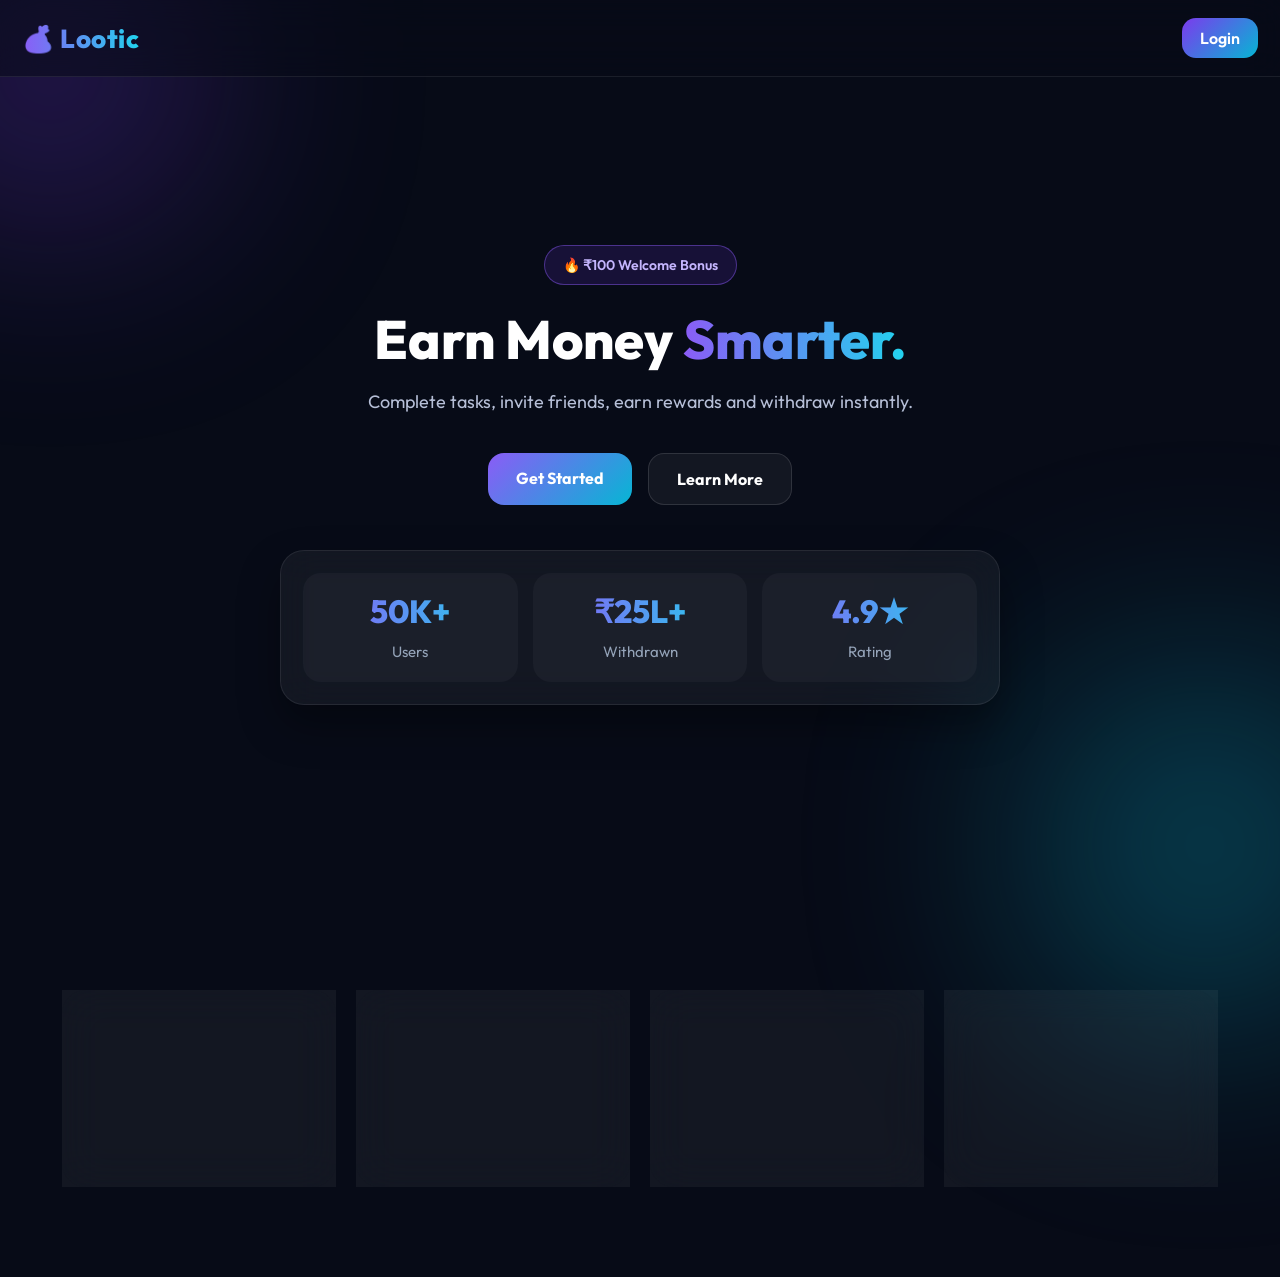
<file: index.html>
<!DOCTYPE html>
<html lang="en">
<head>
<meta charset="UTF-8">
<meta name="viewport" content="width=device-width, initial-scale=1.0">

<title>Lootic - Earn Money Smart</title>

<link href="https://fonts.googleapis.com/css2?family=Outfit:wght@300;400;500;600;700;800&display=swap" rel="stylesheet">

<link rel="stylesheet" href="index.css">
</head>
<body>

<!-- Background Glow -->
<div class="bg-glow glow1"></div>
<div class="bg-glow glow2"></div>

<!-- Navbar -->

<header class="navbar">

<div class="logo">
💰 Lootic
</div>

<a href="login.html" class="login-btn">
Login
</a>

</header>

<!-- Hero -->

<section class="hero">

<div class="badge">
🔥 ₹100 Welcome Bonus
</div>

<h1>
Earn Money
<span>Smarter.</span>
</h1>

<p>
Complete tasks, invite friends, earn rewards and withdraw instantly.
</p>

<div class="hero-buttons">

<a href="signup.html" class="btn primary">
Get Started
</a>

<a href="#features" class="btn secondary">
Learn More
</a>

</div>

<div class="hero-card">

<div class="stat">
<h2>50K+</h2>
<p>Users</p>
</div>

<div class="stat">
<h2>₹25L+</h2>
<p>Withdrawn</p>
</div>

<div class="stat">
<h2>4.9★</h2>
<p>Rating</p>
</div>

</div>

</section>

<!-- Features -->

<section id="features" class="features">

<div class="feature-card">
🎁
<h3>Daily Rewards</h3>
<p>Claim exciting rewards every day.</p>
</div>

<div class="feature-card">
👥
<h3>Refer & Earn</h3>
<p>Invite friends and earn bonuses.</p>
</div>

<div class="feature-card">
🎡
<h3>Lucky Spin</h3>
<p>Spin daily for extra rewards.</p>
</div>

<div class="feature-card">
💸
<h3>Fast Withdraw</h3>
<p>Secure and quick withdrawals.</p>
</div>

</section>

</body>
</html>
</file>
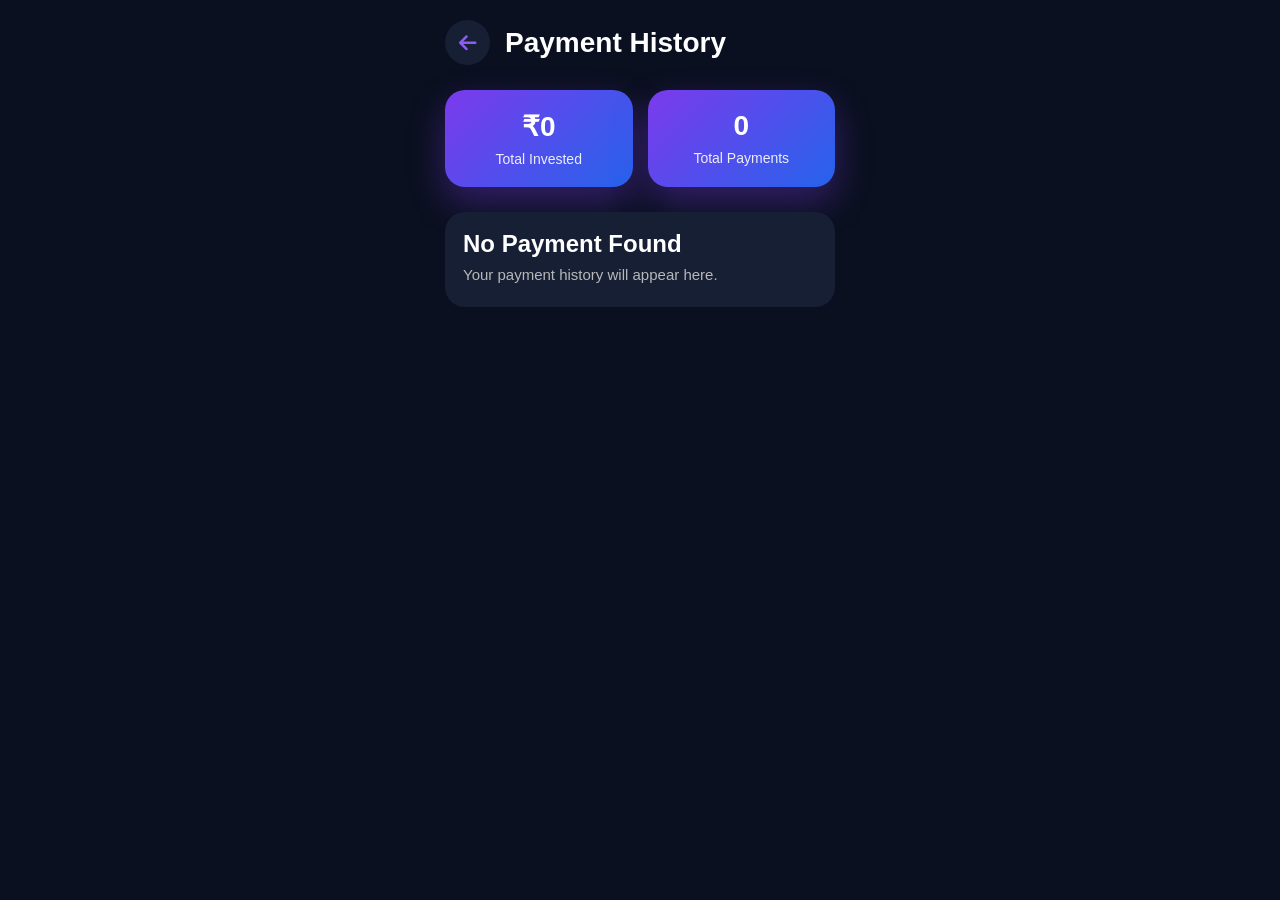
<file: history.html>
<!DOCTYPE html>
<html lang="en">
<head>
<meta charset="UTF-8">
<meta name="viewport" content="width=device-width, initial-scale=1.0">
<title>Payment History</title>

<link rel="stylesheet" href="history.css">

<link rel="stylesheet"
href="https://cdnjs.cloudflare.com/ajax/libs/font-awesome/6.5.2/css/all.min.css">

</head>
<body>

<div class="container">

    <!-- Header -->

    <div class="topbar">

        <a href="dashboard.html" class="back">
            <i class="fa-solid fa-arrow-left"></i>
        </a>

        <h2>Payment History</h2>

    </div>

    <!-- Total Card -->

    <div class="summary-card">

        <div class="box">
            <h3>₹0</h3>
            <p>Total Invested</p>
        </div>

        <div class="box">
            <h3>0</h3>
            <p>Total Payments</p>
        </div>

    </div>

    <!-- Payment List -->

    <div class="history-list">

        <!-- Pending -->

        <div class="history-card pending">

            <div class="left">

                <h3>₹700</h3>

                <p>UTR : 123456789012</p>

                <span>17 Jul 2026 • 09:30 PM</span>

            </div>

            <div class="status pending-text">

                <i class="fa-solid fa-clock"></i>

                Pending

            </div>

        </div>

        <!-- Approved -->

        <div class="history-card approved">

            <div class="left">

                <h3>₹550</h3>

                <p>UTR : 987654321234</p>

                <span>15 Jul 2026 • 04:10 PM</span>

            </div>

            <div class="status approved-text">

                <i class="fa-solid fa-circle-check"></i>

                Approved

            </div>

        </div>

        <!-- Rejected -->

        <div class="history-card rejected">

            <div class="left">

                <h3>₹300</h3>

                <p>UTR : 456123789654</p>

                <span>12 Jul 2026 • 07:20 PM</span>

            </div>

            <div class="status rejected-text">

                <i class="fa-solid fa-circle-xmark"></i>

                Rejected

            </div>

        </div>

    </div>

</div>

<script src="history.js"></script>

</body>
</html>
</file>
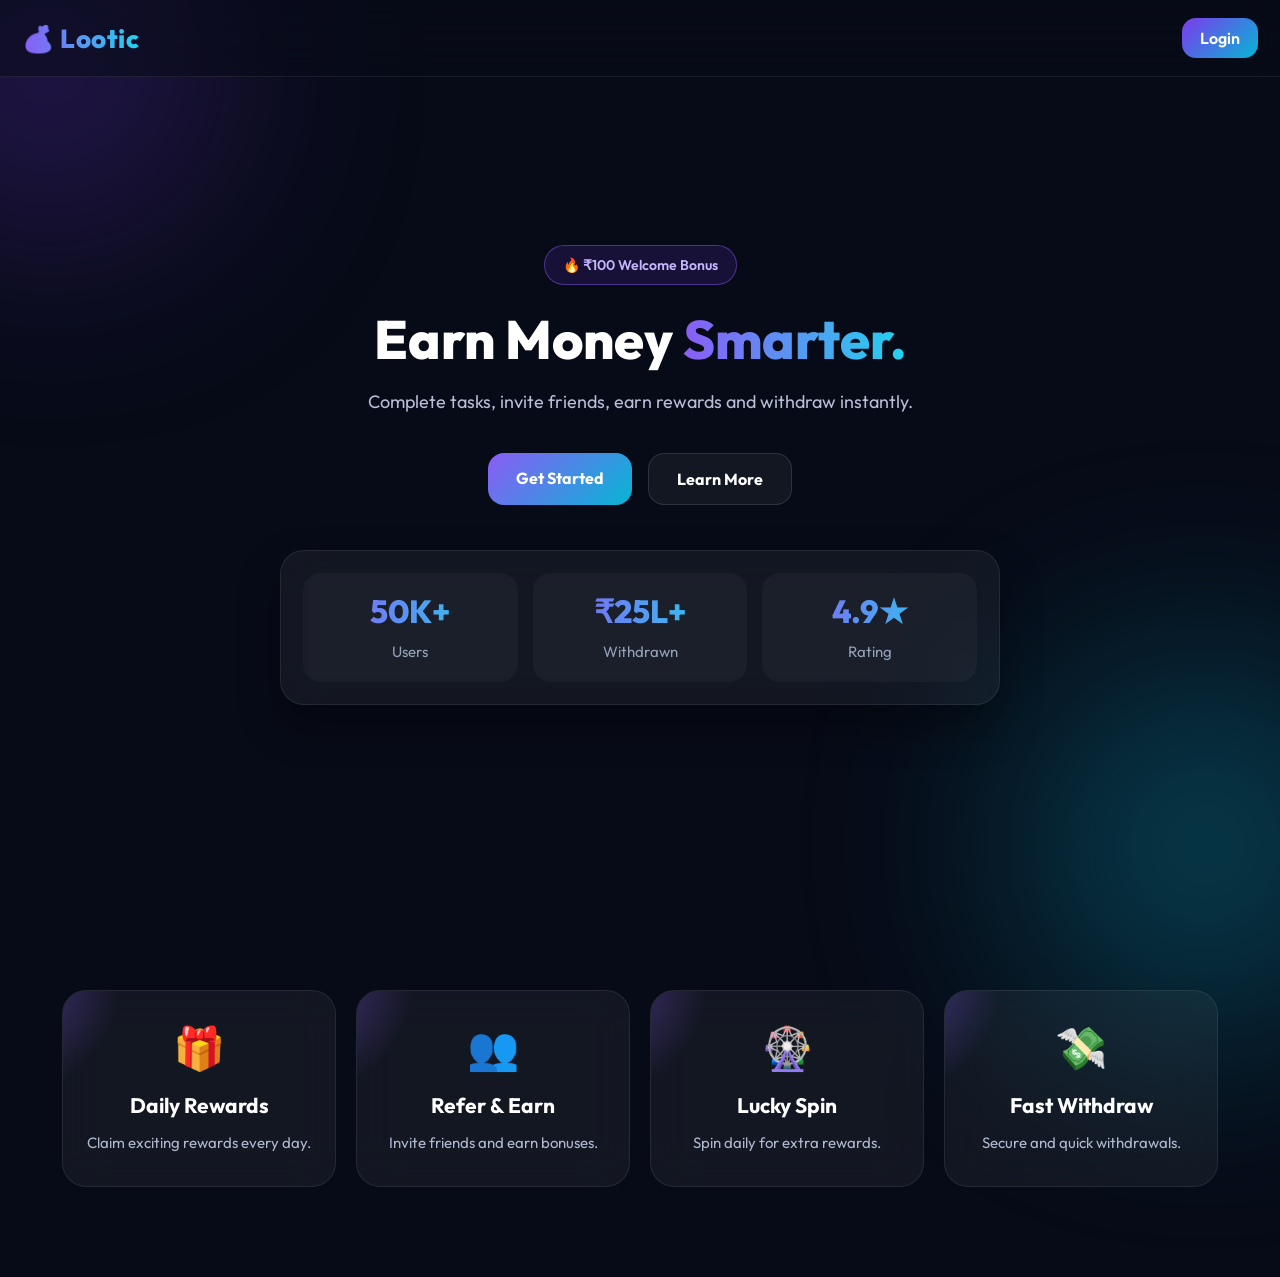
<file: index1.html>
<!DOCTYPE html>
<html lang="en">
<head>
<meta charset="UTF-8">
<meta name="viewport" content="width=device-width, initial-scale=1.0">

<title>Lootic - Earn Money Smart</title>

<link href="https://fonts.googleapis.com/css2?family=Outfit:wght@300;400;500;600;700;800&display=swap" rel="stylesheet">

<link rel="stylesheet" href="index.css">
</head>
<body>

<!-- Background Glow -->
<div class="bg-glow glow1"></div>
<div class="bg-glow glow2"></div>

<!-- Navbar -->

<header class="navbar">

<div class="logo">
💰 Lootic
</div>

<a href="login.html" class="login-btn">
Login
</a>

</header>

<!-- Hero -->

<section class="hero">

<div class="badge">
🔥 ₹100 Welcome Bonus
</div>

<h1>
Earn Money
<span>Smarter.</span>
</h1>

<p>
Complete tasks, invite friends, earn rewards and withdraw instantly.
</p>

<div class="hero-buttons">

<a href="signup.html" class="btn primary">
Get Started
</a>

<a href="#features" class="btn secondary">
Learn More
</a>

</div>

<div class="hero-card">

<div class="stat">
<h2>50K+</h2>
<p>Users</p>
</div>

<div class="stat">
<h2>₹25L+</h2>
<p>Withdrawn</p>
</div>

<div class="stat">
<h2>4.9★</h2>
<p>Rating</p>
</div>

</div>

</section>

<!-- Features -->

<section id="features" class="features">

<div class="feature-card">
🎁
<h3>Daily Rewards</h3>
<p>Claim exciting rewards every day.</p>
</div>

<div class="feature-card">
👥
<h3>Refer & Earn</h3>
<p>Invite friends and earn bonuses.</p>
</div>

<div class="feature-card">
🎡
<h3>Lucky Spin</h3>
<p>Spin daily for extra rewards.</p>
</div>

<div class="feature-card">
💸
<h3>Fast Withdraw</h3>
<p>Secure and quick withdrawals.</p>
</div>

</section>

</body>
</html>
</file>
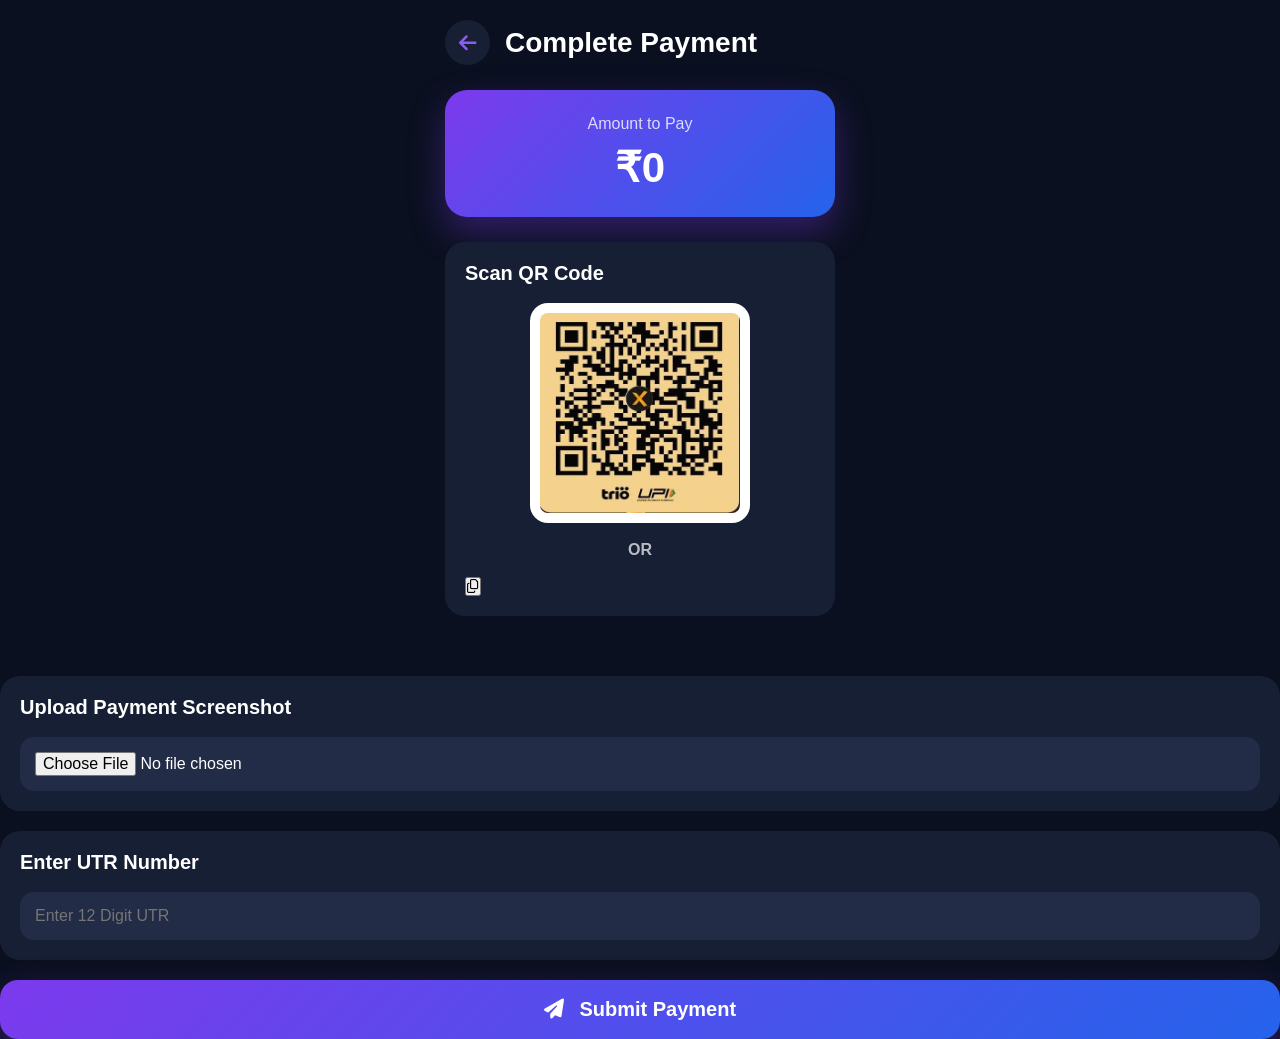
<file: payment-qr.html>
<!DOCTYPE html>
<html lang="en">
<head>
<meta charset="UTF-8">
<meta name="viewport" content="width=device-width, initial-scale=1.0">

<title>Payment Verification</title>

<link rel="stylesheet" href="payment-qr.css">

<link rel="stylesheet"
href="https://cdnjs.cloudflare.com/ajax/libs/font-awesome/6.5.2/css/all.min.css">

</head>

<body>

<div class="container">

    <!-- Header -->

    <div class="topbar">

        <a href="payment.html" class="back">
            <i class="fa-solid fa-arrow-left"></i>
        </a>

        <h2>Complete Payment</h2>

    </div>

    <!-- Amount Card -->

    <div class="amount-card">

        <p>Amount to Pay</p>

        <h1 id="payAmount">₹0</h1>

    </div>

    <!-- QR Card -->

    <div class="card">

        <h3>Scan QR Code</h3>

        <!-- Replace with your QR image -->

<img src="qr.png" class="qr-image" alt="QR Code">

        <p class="or">OR</p>
            </span>

            <button id="copyBtn">

                <i class="fa-regular fa-copy"></i>

            </button>

        </div>

    </div>

    <!-- Upload Screenshot -->

    <div class="card">

        <h3>Upload Payment Screenshot</h3>

        <input
        type="file"
        id="screenshot"
        accept="image/*">

    </div>

    <!-- UTR -->

    <div class="card">

        <h3>Enter UTR Number</h3>

        <input
        type="text"
        id="utr"
        placeholder="Enter 12 Digit UTR">

    </div>

    <!-- Submit -->

    <button class="submit-btn">

        <i class="fa-solid fa-paper-plane"></i>

        Submit Payment

    </button>

</div>

<script src="payment-qr.js"></script>

</body>
</html>
</file>
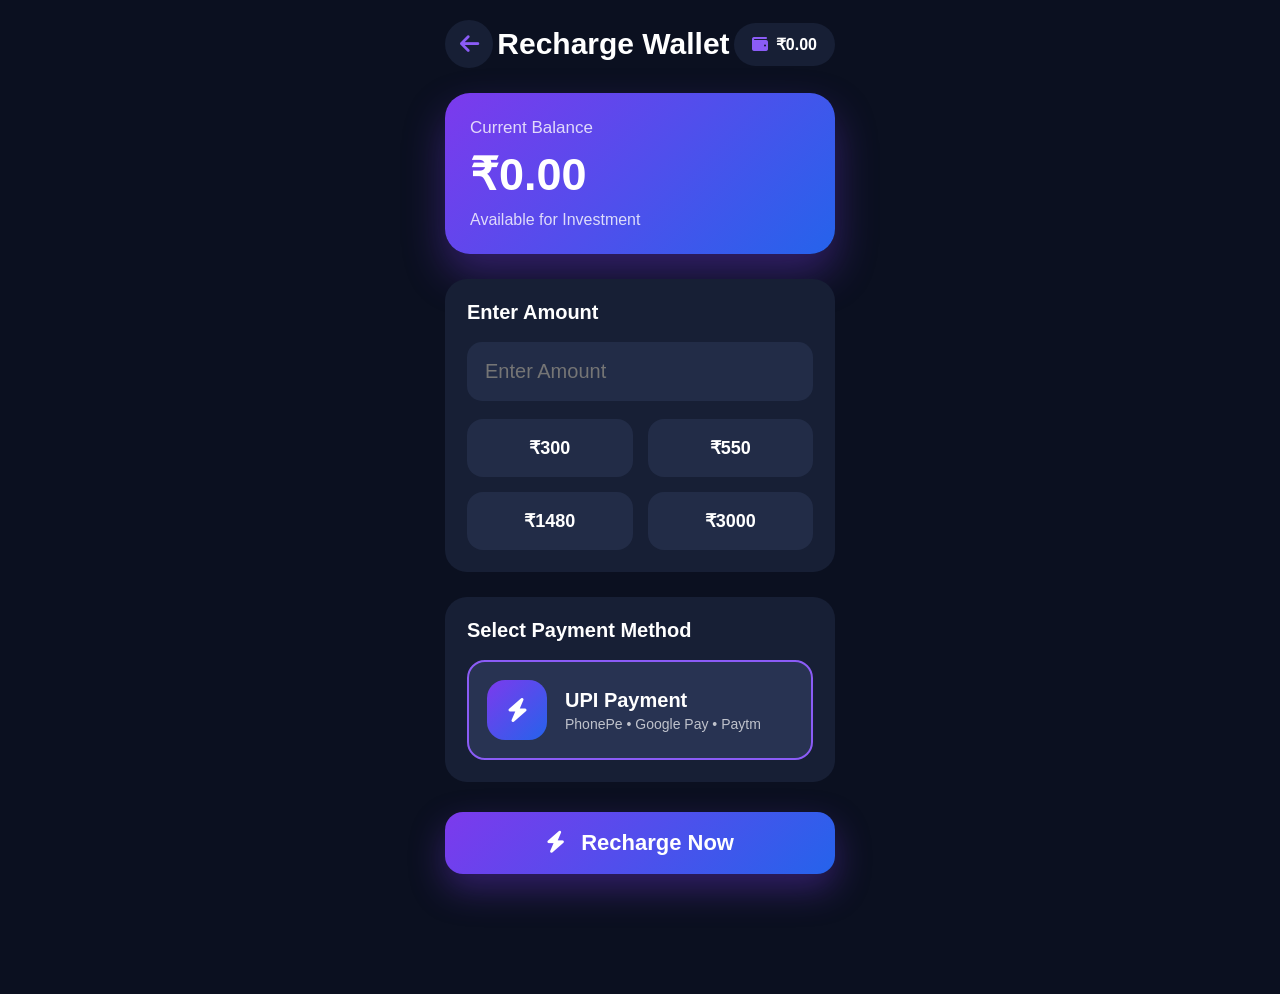
<file: payment.html>
<!DOCTYPE html>
<html lang="en">
<head>
<meta charset="UTF-8">
<meta name="viewport" content="width=device-width, initial-scale=1.0">
<title>Lootic Payment</title>

<link rel="stylesheet" href="payment.css">

<link rel="stylesheet"
href="https://cdnjs.cloudflare.com/ajax/libs/font-awesome/6.5.2/css/all.min.css">
</head>

<body>

<div class="container">

    <!-- Header -->
    <div class="topbar">

        <a href="products.html" class="back">
            <i class="fa-solid fa-arrow-left"></i>
        </a>

        <h2>Recharge Wallet</h2>

        <div class="wallet">
            <i class="fa-solid fa-wallet"></i>
            ₹0.00
        </div>

    </div>

    <!-- Wallet Card -->

    <div class="balance-card">

        <p>Current Balance</p>

        <h1>₹0.00</h1>

        <span>Available for Investment</span>

    </div>

    <!-- Amount -->

    <div class="card">

        <h3>Enter Amount</h3>

        <input
        type="number"
        id="amount"
        placeholder="Enter Amount">

        <div class="amount-grid">

            <button>₹300</button>
            <button>₹550</button>
            <button>₹1480</button>
            <button>₹3000</button>

        </div>

    </div>

    <!-- Payment Method -->

    <div class="card">

        <h3>Select Payment Method</h3>

        <div class="method active">

            <i class="fa-solid fa-bolt"></i>

            <div>

                <h4>UPI Payment</h4>

                <p>PhonePe • Google Pay • Paytm</p>

            </div>

        </div>

    </div>

    <!-- Recharge -->

    <button class="pay-btn">

        <i class="fa-solid fa-bolt"></i>

        Recharge Now

    </button>

</div>

<script src="payment.js"></script>

</body>
</html>
</file>
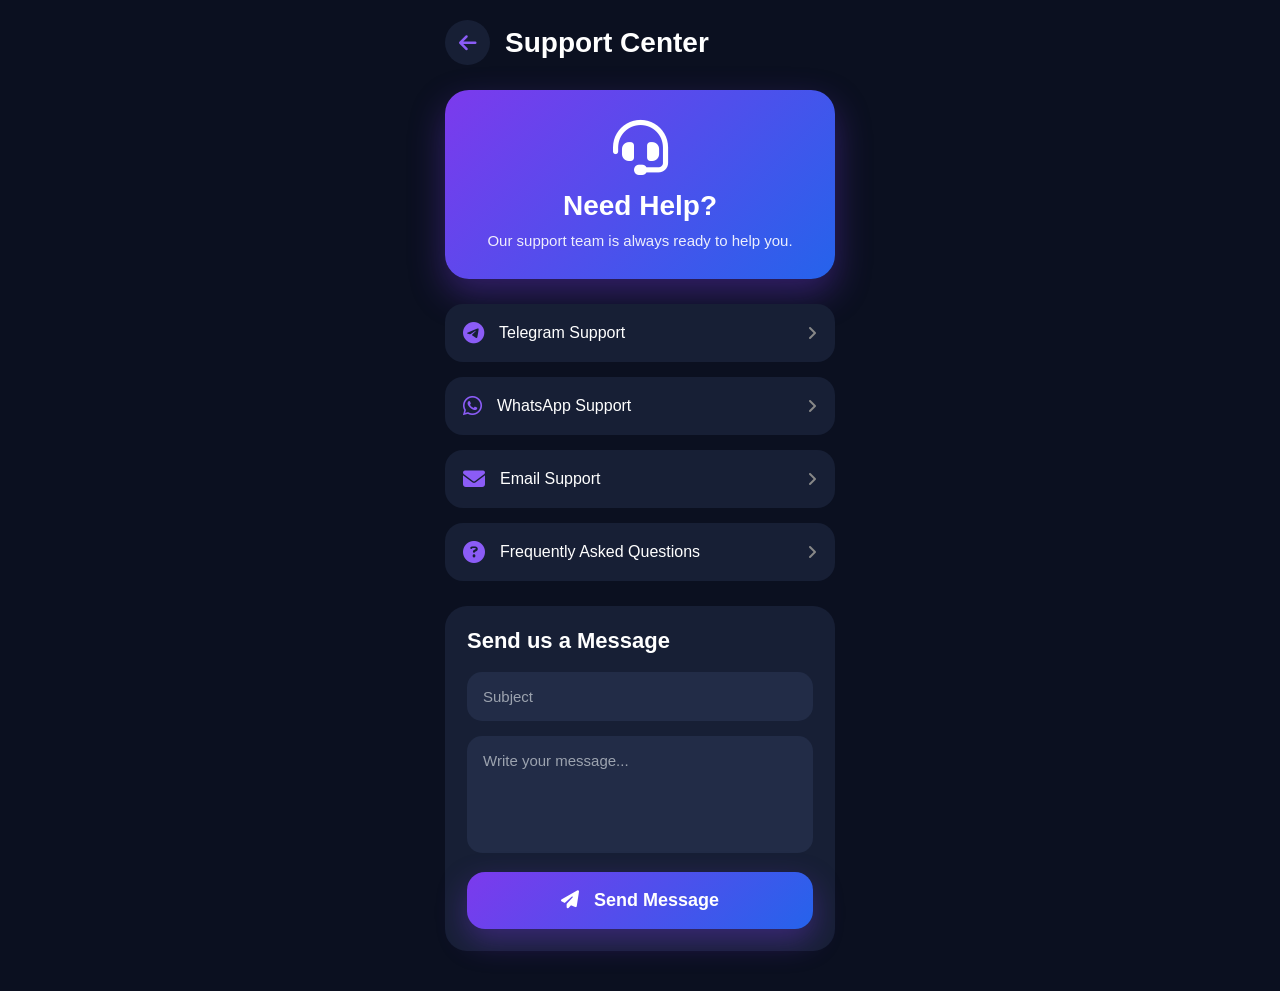
<file: support.html>
<!DOCTYPE html>
<html lang="en">
<head>
<meta charset="UTF-8">
<meta name="viewport" content="width=device-width, initial-scale=1.0">

<title>Support Center</title>

<link rel="stylesheet" href="support.css">

<link rel="stylesheet"
href="https://cdnjs.cloudflare.com/ajax/libs/font-awesome/6.5.2/css/all.min.css">

</head>
<body>

<div class="container">

    <!-- Header -->

    <div class="topbar">

        <a href="profile.html" class="back">
            <i class="fa-solid fa-arrow-left"></i>
        </a>

        <h2>Support Center</h2>

    </div>

    <!-- Welcome Card -->

    <div class="support-card">

        <i class="fa-solid fa-headset"></i>

        <h2>Need Help?</h2>

        <p>Our support team is always ready to help you.</p>

    </div>

    <!-- Support Options -->

    <div class="menu">

        <a href="#" class="item" id="telegramSupport">
            <i class="fa-brands fa-telegram"></i>
            <span>Telegram Support</span>
            <i class="fa-solid fa-angle-right"></i>
        </a>

        <a href="#" class="item" id="whatsappSupport">
            <i class="fa-brands fa-whatsapp"></i>
            <span>WhatsApp Support</span>
            <i class="fa-solid fa-angle-right"></i>
        </a>

        <a href="#" class="item" id="emailSupport">
            <i class="fa-solid fa-envelope"></i>
            <span>Email Support</span>
            <i class="fa-solid fa-angle-right"></i>
        </a>

        <a href="#" class="item" id="faq">
            <i class="fa-solid fa-circle-question"></i>
            <span>Frequently Asked Questions</span>
            <i class="fa-solid fa-angle-right"></i>
        </a>

    </div>

    <!-- Contact Form -->

    <div class="contact-box">

        <h3>Send us a Message</h3>

        <input
        type="text"
        id="subject"
        placeholder="Subject">

        <textarea
        id="message"
        rows="5"
        placeholder="Write your message..."></textarea>

        <button id="sendMessage">

            <i class="fa-solid fa-paper-plane"></i>

            Send Message

        </button>

    </div>

</div>

<script type="module" src="support.js"></script>

</body>
</html>
</file>
<file: index.css>
/* =========================
   LOOTIC V3 CSS - PART 1
=========================*/

*{
margin:0;
padding:0;
box-sizing:border-box;
}

html{
scroll-behavior:smooth;
}

body{
font-family:'Outfit',sans-serif;
background:#070B17;
color:#fff;
overflow-x:hidden;
position:relative;
}

/* Scrollbar */

::-webkit-scrollbar{
width:6px;
}

::-webkit-scrollbar-track{
background:#070B17;
}

::-webkit-scrollbar-thumb{
background:linear-gradient(#7c3aed,#06b6d4);
border-radius:20px;
}

/* Background Glow */

.bg-glow{
position:fixed;
border-radius:50%;
filter:blur(120px);
opacity:.35;
z-index:-1;
}

.glow1{
width:300px;
height:300px;
background:#7c3aed;
top:-80px;
left:-100px;
}

.glow2{
width:350px;
height:350px;
background:#06b6d4;
bottom:-120px;
right:-100px;
}

/* Navbar */

.navbar{
position:fixed;
top:0;
left:0;
width:100%;
display:flex;
justify-content:space-between;
align-items:center;
padding:18px 22px;
background:rgba(8,12,24,.55);
backdrop-filter:blur(18px);
border-bottom:1px solid rgba(255,255,255,.08);
z-index:999;
}

.logo{
font-size:26px;
font-weight:800;
letter-spacing:.5px;
background:linear-gradient(90deg,#8b5cf6,#22d3ee);
-webkit-background-clip:text;
-webkit-text-fill-color:transparent;
}

.login-btn{
text-decoration:none;
color:#fff;
font-weight:600;
padding:10px 18px;
border-radius:14px;
background:linear-gradient(135deg,#7c3aed,#06b6d4);
transition:.3s;
}

.login-btn:hover{
transform:translateY(-3px);
box-shadow:0 10px 25px rgba(124,58,237,.45);
}
/* =========================
   HERO SECTION
========================= */

.hero{
min-height:100vh;
padding:120px 24px 70px;
display:flex;
flex-direction:column;
justify-content:center;
align-items:center;
text-align:center;
}

.badge{
display:inline-block;
padding:10px 18px;
border-radius:50px;
background:rgba(124,58,237,.15);
border:1px solid rgba(139,92,246,.45);
color:#c4b5fd;
font-size:14px;
font-weight:600;
margin-bottom:25px;
animation:fadeDown .8s ease;
}

.hero h1{
font-size:54px;
font-weight:800;
line-height:1.1;
margin-bottom:18px;
animation:fadeUp 1s ease;
}

.hero h1 span{
background:linear-gradient(90deg,#8b5cf6,#22d3ee);
-webkit-background-clip:text;
-webkit-text-fill-color:transparent;
}

.hero p{
max-width:600px;
font-size:18px;
line-height:1.7;
color:#b6bfd7;
margin-bottom:35px;
animation:fadeUp 1.2s ease;
}

.hero-buttons{
display:flex;
gap:16px;
flex-wrap:wrap;
justify-content:center;
margin-bottom:45px;
}

.btn{
padding:15px 28px;
border-radius:16px;
font-weight:700;
text-decoration:none;
transition:.35s;
}

.primary{
background:linear-gradient(135deg,#8b5cf6,#06b6d4);
color:#fff;
}

.primary:hover{
transform:translateY(-5px);
box-shadow:0 15px 35px rgba(124,58,237,.45);
}

.secondary{
background:rgba(255,255,255,.05);
border:1px solid rgba(255,255,255,.12);
color:#fff;
}

.secondary:hover{
background:rgba(255,255,255,.08);
transform:translateY(-5px);
}

/* Stats */

.hero-card{
width:100%;
max-width:720px;
display:flex;
justify-content:space-between;
gap:15px;
padding:22px;
border-radius:24px;
background:rgba(255,255,255,.05);
backdrop-filter:blur(18px);
border:1px solid rgba(255,255,255,.08);
box-shadow:0 20px 40px rgba(0,0,0,.35);
animation:fadeUp 1.4s ease;
}

.stat{
flex:1;
padding:18px;
border-radius:18px;
background:rgba(255,255,255,.03);
}

.stat h2{
font-size:32px;
font-weight:800;
margin-bottom:8px;
background:linear-gradient(90deg,#8b5cf6,#22d3ee);
-webkit-background-clip:text;
-webkit-text-fill-color:transparent;
}

.stat p{
font-size:15px;
color:#94a3b8;
margin:0;
}

/* Mobile */

@media(max-width:768px){

.hero h1{
font-size:40px;
}

.hero p{
font-size:16px;
}

.hero-card{
flex-direction:column;
}

.hero-buttons{
flex-direction:column;
width:100%;
}

.btn{
width:100%;
}

}

/* Animation */

@keyframes fadeUp{

from{
opacity:0;
transform:translateY(40px);
}

to{
opacity:1;
transform:translateY(0);
}

}

@keyframes fadeDown{

from{
opacity:0;
transform:translateY(-30px);
}

to{
opacity:1;
transform:translateY(0);
}

}
/* =========================
   FEATURES
========================= */

.features{
padding:90px 22px;
display:grid;
grid-template-columns:repeat(auto-fit,minmax(170px,1fr));
gap:20px;
max-width:1200px;
margin:auto;
}

.feature-card{
position:relative;
padding:30px 22px;
border-radius:24px;
background:rgba(255,255,255,.05);
backdrop-filter:blur(20px);
border:1px solid rgba(255,255,255,.08);
overflow:hidden;
transition:.4s;
cursor:pointer;
}

.feature-card::before{
content:"";
position:absolute;
top:-60%;
left:-60%;
width:220px;
height:220px;
background:radial-gradient(circle,
rgba(139,92,246,.45),
transparent 70%);
transition:.5s;
}

.feature-card:hover::before{
top:-20%;
left:-20%;
}

.feature-card:hover{
transform:translateY(-10px);
border-color:rgba(34,211,238,.4);
box-shadow:0 20px 40px rgba(34,211,238,.18);
}

.feature-card:nth-child(2):hover{
box-shadow:0 20px 40px rgba(124,58,237,.22);
}

.feature-card:nth-child(3):hover{
box-shadow:0 20px 40px rgba(16,185,129,.22);
}

.feature-card:nth-child(4):hover{
box-shadow:0 20px 40px rgba(249,115,22,.22);
}

.feature-card{
font-size:42px;
text-align:center;
}

.feature-card h3{
margin-top:18px;
font-size:21px;
font-weight:700;
color:#fff;
}

.feature-card p{
margin-top:12px;
font-size:15px;
line-height:1.7;
color:#aeb8cf;
}

.feature-card::after{
content:"";
position:absolute;
bottom:0;
left:0;
width:100%;
height:4px;
background:linear-gradient(90deg,#8b5cf6,#22d3ee);
transform:scaleX(0);
transition:.4s;
transform-origin:left;
}

.feature-card:hover::after{
transform:scaleX(1);
}

@media(max-width:768px){

.features{
grid-template-columns:repeat(2,1fr);
gap:15px;
padding:70px 18px;
}

.feature-card{
padding:24px 16px;
}

.feature-card{
font-size:34px;
}

.feature-card h3{
font-size:18px;
}

.feature-card p{
font-size:14px;
}

}
/*=========================
 LIVE WITHDRAW
=========================*/

.live-section{
padding:90px 20px;
max-width:1200px;
margin:auto;
}

.section-title{
font-size:34px;
font-weight:800;
text-align:center;
margin-bottom:35px;
}

.section-title span{
background:linear-gradient(90deg,#8b5cf6,#22d3ee);
-webkit-background-clip:text;
-webkit-text-fill-color:transparent;
}

.live-box{
background:rgba(255,255,255,.05);
border:1px solid rgba(255,255,255,.08);
backdrop-filter:blur(20px);
border-radius:24px;
padding:20px;
overflow:hidden;
}

.live-track{
display:flex;
gap:18px;
width:max-content;
animation:scrollLive 18s linear infinite;
}

.live-item{
display:flex;
align-items:center;
gap:12px;
background:#121b30;
padding:14px 18px;
border-radius:16px;
white-space:nowrap;
min-width:220px;
}

.live-avatar{
width:48px;
height:48px;
border-radius:50%;
background:linear-gradient(135deg,#8b5cf6,#06b6d4);
display:flex;
align-items:center;
justify-content:center;
font-size:18px;
font-weight:700;
}

.live-name{
font-weight:700;
}

.live-amount{
color:#22d3ee;
font-size:15px;
margin-top:3px;
}

@keyframes scrollLive{

0%{
transform:translateX(0);
}

100%{
transform:translateX(-50%);
}

}

/*=========================
 VIP CARDS
=========================*/

.vip-section{
padding:90px 20px;
max-width:1200px;
margin:auto;
}

.vip-container{
display:flex;
gap:20px;
overflow-x:auto;
scrollbar-width:none;
padding-bottom:10px;
}

.vip-container::-webkit-scrollbar{
display:none;
}

.vip-card{
min-width:260px;
background:linear-gradient(145deg,#141d33,#0f172a);
border-radius:28px;
padding:28px;
border:1px solid rgba(255,255,255,.08);
transition:.35s;
position:relative;
overflow:hidden;
}

.vip-card::before{
content:"";
position:absolute;
top:-60px;
right:-60px;
width:150px;
height:150px;
background:rgba(139,92,246,.18);
border-radius:50%;
filter:blur(30px);
}

.vip-card:hover{
transform:translateY(-10px);
border-color:#8b5cf6;
box-shadow:0 20px 40px rgba(139,92,246,.25);
}

.vip-card h3{
font-size:28px;
margin-bottom:12px;
}

.vip-price{
font-size:36px;
font-weight:800;
margin:18px 0;
color:#22d3ee;
}

.vip-card ul{
list-style:none;
margin:20px 0;
}

.vip-card ul li{
padding:8px 0;
color:#cbd5e1;
font-size:15px;
}

.vip-btn{
display:block;
text-align:center;
padding:14px;
border-radius:16px;
text-decoration:none;
font-weight:700;
background:linear-gradient(135deg,#8b5cf6,#06b6d4);
color:#fff;
transition:.3s;
}

.vip-btn:hover{
transform:scale(1.04);
}

@media(max-width:768px){

.section-title{
font-size:28px;
}

.vip-card{
min-width:220px;
}

.live-item{
min-width:190px;
}

}
/*=========================
 PREMIUM STATS
=========================*/

.stats-section{
padding:90px 20px;
max-width:1200px;
margin:auto;
}

.stats-grid{
display:grid;
grid-template-columns:repeat(auto-fit,minmax(160px,1fr));
gap:20px;
margin-top:35px;
}

.stats-card{
background:rgba(255,255,255,.05);
backdrop-filter:blur(20px);
border:1px solid rgba(255,255,255,.08);
border-radius:24px;
padding:30px 20px;
text-align:center;
transition:.35s;
position:relative;
overflow:hidden;
}

.stats-card::before{
content:"";
position:absolute;
top:-80px;
left:-80px;
width:180px;
height:180px;
background:radial-gradient(circle,
rgba(34,211,238,.18),
transparent 70%);
transition:.5s;
}

.stats-card:hover::before{
top:-25px;
left:-25px;
}

.stats-card:hover{
transform:translateY(-10px);
box-shadow:0 18px 40px rgba(34,211,238,.18);
}

.stats-card h2{
font-size:36px;
font-weight:800;
background:linear-gradient(90deg,#8b5cf6,#22d3ee);
-webkit-background-clip:text;
-webkit-text-fill-color:transparent;
margin-bottom:10px;
}

.stats-card p{
color:#b8c3d8;
font-size:15px;
}

/*=========================
 FOOTER
=========================*/

.footer{
margin-top:80px;
padding:60px 20px 30px;
background:#0b1220;
border-top:1px solid rgba(255,255,255,.08);
text-align:center;
}

.footer-logo{
font-size:32px;
font-weight:800;
background:linear-gradient(90deg,#8b5cf6,#22d3ee);
-webkit-background-clip:text;
-webkit-text-fill-color:transparent;
margin-bottom:15px;
}

.footer-text{
max-width:600px;
margin:auto;
color:#94a3b8;
line-height:1.8;
margin-bottom:25px;
}

.footer-links{
display:flex;
justify-content:center;
gap:18px;
flex-wrap:wrap;
margin-bottom:25px;
}

.footer-links a{
text-decoration:none;
color:#dbe4f2;
transition:.3s;
}

.footer-links a:hover{
color:#22d3ee;
}

.footer-copy{
font-size:14px;
color:#64748b;
}

/*=========================
 FLOATING EFFECT
=========================*/

.float-circle{
position:fixed;
border-radius:50%;
pointer-events:none;
z-index:-2;
animation:floatMove 12s ease-in-out infinite;
opacity:.25;
}

.float1{
width:120px;
height:120px;
background:#8b5cf6;
top:15%;
left:5%;
}

.float2{
width:160px;
height:160px;
background:#06b6d4;
bottom:12%;
right:8%;
animation-delay:2s;
}

.float3{
width:90px;
height:90px;
background:#22c55e;
top:55%;
right:18%;
animation-delay:4s;
}

@keyframes floatMove{

0%{
transform:translateY(0) translateX(0);
}

25%{
transform:translateY(-20px) translateX(12px);
}

50%{
transform:translateY(10px) translateX(-10px);
}

75%{
transform:translateY(-12px) translateX(8px);
}

100%{
transform:translateY(0) translateX(0);
}

}

/*=========================
 MOBILE
=========================*/

@media(max-width:768px){

.stats-grid{
grid-template-columns:repeat(2,1fr);
}

.footer-logo{
font-size:28px;
}

.footer-links{
gap:12px;
font-size:14px;
}

.stats-card h2{
font-size:28px;
}

}
</file>
<file: history.css>
*{
margin:0;
padding:0;
box-sizing:border-box;
font-family:Poppins,sans-serif;
}

body{
background:#0b1020;
color:#fff;
}

.container{
max-width:430px;
margin:auto;
padding:20px;
padding-bottom:40px;
}

.topbar{
display:flex;
align-items:center;
gap:15px;
margin-bottom:25px;
}

.back{
width:45px;
height:45px;
background:#171f35;
border-radius:50%;
display:flex;
justify-content:center;
align-items:center;
text-decoration:none;
color:#8b5cf6;
font-size:20px;
}

.topbar h2{
font-size:28px;
font-weight:700;
}

.summary-card{
display:grid;
grid-template-columns:repeat(2,1fr);
gap:15px;
margin-bottom:25px;
}

.box{
background:linear-gradient(135deg,#7c3aed,#2563eb);
padding:20px;
border-radius:20px;
text-align:center;
box-shadow:0 15px 35px rgba(124,58,237,.35);
}

.box h3{
font-size:28px;
margin-bottom:8px;
}

.box p{
font-size:14px;
opacity:.9;
}

.history-list{
display:flex;
flex-direction:column;
gap:18px;
}

.history-card{
background:#171f35;
border-radius:20px;
padding:18px;
display:flex;
justify-content:space-between;
align-items:center;
}

.left h3{
font-size:24px;
margin-bottom:8px;
}

.left p{
font-size:15px;
color:#b8b8b8;
margin-bottom:6px;
}

.left span{
font-size:13px;
color:#8f9bb3;
}

.status{
padding:8px 14px;
border-radius:30px;
font-size:14px;
font-weight:600;
display:flex;
align-items:center;
gap:6px;
}

.pending-text{
background:rgba(255,193,7,.15);
color:#ffc107;
}

.approved-text{
background:rgba(40,167,69,.15);
color:#28a745;
}

.rejected-text{
background:rgba(220,53,69,.15);
color:#dc3545;
}

.pending{
border-left:4px solid #ffc107;
}

.approved{
border-left:4px solid #28a745;
}

.rejected{
border-left:4px solid #dc3545;
}

@media(max-width:480px){

.topbar h2{
font-size:24px;
}

.box h3{
font-size:22px;
}

.left h3{
font-size:20px;
}

.history-card{
flex-direction:column;
align-items:flex-start;
gap:15px;
}

}
</file>
<file: payment-qr.css>
*{
margin:0;
padding:0;
box-sizing:border-box;
font-family:Poppins,sans-serif;
}

body{
background:#0b1020;
color:#fff;
}

.container{
max-width:430px;
margin:auto;
padding:20px;
padding-bottom:40px;
}

.topbar{
display:flex;
align-items:center;
gap:15px;
margin-bottom:25px;
}

.back{
width:45px;
height:45px;
background:#171f35;
border-radius:50%;
display:flex;
justify-content:center;
align-items:center;
text-decoration:none;
color:#8b5cf6;
font-size:20px;
}

.topbar h2{
font-size:28px;
font-weight:700;
}

.amount-card{
background:linear-gradient(135deg,#7c3aed,#2563eb);
padding:25px;
border-radius:22px;
text-align:center;
box-shadow:0 15px 35px rgba(124,58,237,.35);
margin-bottom:25px;
}

.amount-card p{
opacity:.8;
font-size:16px;
}

.amount-card h1{
margin-top:10px;
font-size:42px;
}

.card{
background:#171f35;
padding:20px;
border-radius:20px;
margin-bottom:20px;
}

.card h3{
margin-bottom:18px;
font-size:20px;
}

.qr-image{
width:220px;
height:220px;
display:block;
margin:0 auto;
border-radius:18px;
background:#fff;
padding:10px;
}

.or{
text-align:center;
margin:18px 0;
opacity:.7;
font-weight:600;
}

.upi-box{
display:flex;
justify-content:space-between;
align-items:center;
background:#222c47;
padding:14px 18px;
border-radius:14px;
}

.upi-box span{
font-size:17px;
font-weight:600;
word-break:break-all;
}

.upi-box button{
width:45px;
height:45px;
border:none;
border-radius:12px;
background:#7c3aed;
color:#fff;
font-size:18px;
cursor:pointer;
transition:.3s;
}

.upi-box button:hover{
background:#2563eb;
}

input[type="text"],
input[type="file"]{
width:100%;
padding:15px;
border:none;
outline:none;
border-radius:14px;
background:#222c47;
color:#fff;
font-size:16px;
}

input[type="file"]{
cursor:pointer;
}

.submit-btn{
width:100%;
padding:18px;
border:none;
border-radius:18px;
background:linear-gradient(135deg,#7c3aed,#2563eb);
color:#fff;
font-size:20px;
font-weight:700;
cursor:pointer;
transition:.3s;
box-shadow:0 15px 35px rgba(124,58,237,.35);
}

.submit-btn:hover{
transform:translateY(-3px);
}

.submit-btn i{
margin-right:10px;
}

@media(max-width:480px){

.topbar h2{
font-size:24px;
}

.amount-card h1{
font-size:36px;
}

.qr-image{
width:180px;
height:180px;
}

}
</file>
<file: payment.css>
*{
margin:0;
padding:0;
box-sizing:border-box;
font-family:Poppins,sans-serif;
}

body{
background:#0b1020;
color:#fff;
}

.container{
max-width:430px;
margin:auto;
padding:20px;
padding-bottom:120px;
}

.topbar{
display:flex;
justify-content:space-between;
align-items:center;
margin-bottom:25px;
}

.back{
width:48px;
height:48px;
background:#171f35;
border-radius:50%;
display:flex;
justify-content:center;
align-items:center;
text-decoration:none;
color:#8b5cf6;
font-size:22px;
}

.topbar h2{
font-size:30px;
font-weight:700;
}

.wallet{
background:#171f35;
padding:12px 18px;
border-radius:30px;
font-weight:700;
display:flex;
align-items:center;
gap:8px;
color:#fff;
}

.wallet i{
color:#8b5cf6;
}

.balance-card{
margin-top:20px;
background:linear-gradient(135deg,#7c3aed,#2563eb);
padding:25px;
border-radius:25px;
box-shadow:0 20px 40px rgba(124,58,237,.35);
}

.balance-card p{
opacity:.8;
font-size:17px;
}

.balance-card h1{
font-size:45px;
margin:10px 0;
}

.balance-card span{
opacity:.8;
}

.card{
margin-top:25px;
background:#171f35;
padding:22px;
border-radius:22px;
}

.card h3{
margin-bottom:18px;
font-size:20px;
}

input{
width:100%;
padding:18px;
border:none;
outline:none;
border-radius:15px;
background:#222c47;
color:#fff;
font-size:20px;
margin-bottom:18px;
}
/* Amount Buttons */

.amount-grid{
display:grid;
grid-template-columns:repeat(2,1fr);
gap:15px;
}

.amount-grid button{
padding:18px;
border:none;
border-radius:16px;
background:#222c47;
color:#fff;
font-size:18px;
font-weight:700;
cursor:pointer;
transition:.3s;
}

.amount-grid button:hover,
.amount-grid button:focus{
background:linear-gradient(135deg,#7c3aed,#2563eb);
transform:scale(1.04);
}

/* Payment Method */

.method{
display:flex;
align-items:center;
gap:18px;
background:#222c47;
padding:18px;
border-radius:18px;
border:2px solid transparent;
cursor:pointer;
transition:.3s;
}

.method.active{
border-color:#8b5cf6;
background:#283352;
}

.method i{
width:60px;
height:60px;
border-radius:18px;
display:flex;
align-items:center;
justify-content:center;
font-size:24px;
background:linear-gradient(135deg,#7c3aed,#2563eb);
color:#fff;
}

.method h4{
font-size:20px;
margin-bottom:4px;
}

.method p{
font-size:14px;
opacity:.7;
}

/* Recharge Button */

.pay-btn{
width:100%;
margin-top:30px;
padding:18px;
border:none;
border-radius:18px;
font-size:22px;
font-weight:700;
color:#fff;
cursor:pointer;
background:linear-gradient(135deg,#7c3aed,#2563eb);
box-shadow:0 15px 35px rgba(124,58,237,.35);
transition:.3s;
}

.pay-btn:hover{
transform:translateY(-3px);
box-shadow:0 22px 45px rgba(37,99,235,.45);
}

.pay-btn i{
margin-right:10px;
}

/* Mobile */

@media(max-width:480px){

.topbar h2{
font-size:24px;
}

.balance-card h1{
font-size:38px;
}

.wallet{
padding:10px 15px;
font-size:15px;
}

}
</file>
<file: support.css>
*{
margin:0;
padding:0;
box-sizing:border-box;
font-family:Poppins,sans-serif;
}

body{
background:#0b1020;
color:#fff;
}

.container{
max-width:430px;
margin:auto;
padding:20px;
padding-bottom:40px;
}

/* Header */

.topbar{
display:flex;
align-items:center;
gap:15px;
margin-bottom:25px;
}

.back{
width:45px;
height:45px;
background:#171f35;
border-radius:50%;
display:flex;
justify-content:center;
align-items:center;
text-decoration:none;
color:#8b5cf6;
font-size:20px;
}

.topbar h2{
font-size:28px;
font-weight:700;
}

/* Support Card */

.support-card{
background:linear-gradient(135deg,#7c3aed,#2563eb);
padding:30px 20px;
border-radius:24px;
text-align:center;
box-shadow:0 15px 35px rgba(124,58,237,.35);
margin-bottom:25px;
}

.support-card i{
font-size:55px;
margin-bottom:15px;
}

.support-card h2{
font-size:28px;
margin-bottom:10px;
}

.support-card p{
font-size:15px;
opacity:.9;
}

/* Menu */

.menu{
display:flex;
flex-direction:column;
gap:15px;
margin-bottom:25px;
}

.item{
display:flex;
align-items:center;
justify-content:space-between;
background:#171f35;
padding:18px;
border-radius:18px;
text-decoration:none;
color:#fff;
transition:.3s;
}

.item:hover{
background:#222c47;
transform:translateY(-2px);
}

.item span{
flex:1;
margin-left:15px;
font-size:16px;
}

.item i:first-child{
font-size:22px;
color:#8b5cf6;
}

.item i:last-child{
color:#888;
}

/* Contact Form */

.contact-box{
background:#171f35;
padding:22px;
border-radius:22px;
}

.contact-box h3{
margin-bottom:18px;
font-size:22px;
}

.contact-box input,
.contact-box textarea{
width:100%;
background:#222c47;
border:none;
outline:none;
padding:16px;
border-radius:15px;
margin-bottom:15px;
color:#fff;
font-size:15px;
resize:none;
}

.contact-box input::placeholder,
.contact-box textarea::placeholder{
color:#9ca3af;
}

#sendMessage{
width:100%;
padding:18px;
border:none;
border-radius:18px;
background:linear-gradient(135deg,#7c3aed,#2563eb);
color:#fff;
font-size:18px;
font-weight:700;
cursor:pointer;
transition:.3s;
box-shadow:0 12px 30px rgba(124,58,237,.35);
}

#sendMessage:hover{
transform:translateY(-2px);
}

#sendMessage i{
margin-right:10px;
}

/* Mobile */

@media(max-width:480px){

.topbar h2{
font-size:24px;
}

.support-card h2{
font-size:24px;
}

.support-card i{
font-size:45px;
}

.item{
padding:16px;
}

.item span{
font-size:15px;
}

.contact-box{
padding:18px;
}

.contact-box h3{
font-size:20px;
}

}
</file>
